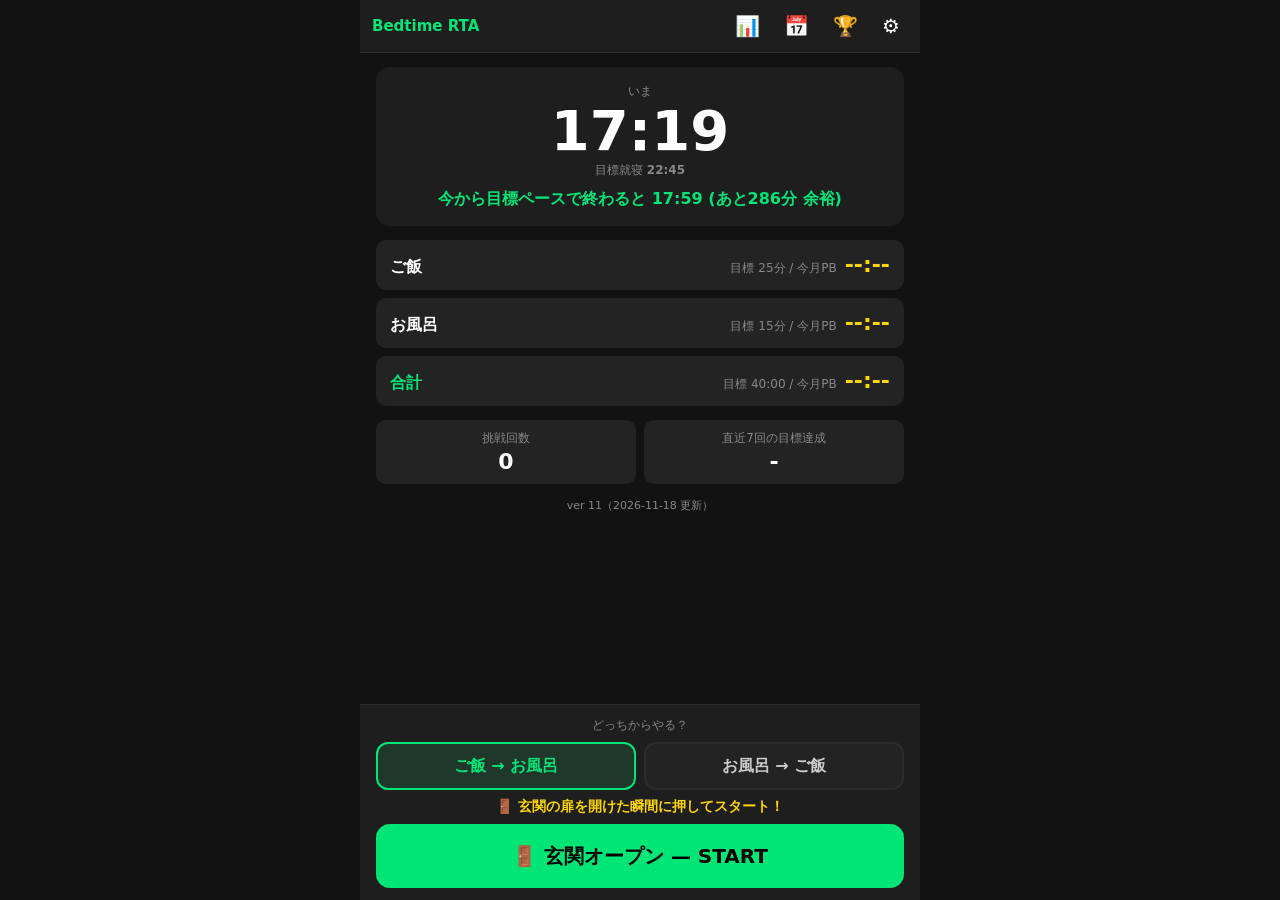
<file: index.html>
<!doctype html>
<html lang="ja">
<head>
  <meta charset="utf-8">
  <meta name="viewport" content="width=device-width, initial-scale=1, viewport-fit=cover">
  <meta name="theme-color" content="#121212">
  <meta name="apple-mobile-web-app-capable" content="yes">
  <meta name="apple-mobile-web-app-status-bar-style" content="black-translucent">
  <meta name="apple-mobile-web-app-title" content="Bedtime RTA">
  <title>Bedtime RTA</title>
  <link rel="manifest" href="manifest.webmanifest">
  <link rel="icon" href="icons/icon.svg" type="image/svg+xml">
  <link rel="apple-touch-icon" href="icons/icon-192.png">
  <link rel="stylesheet" href="style.css?v=11">
</head>
<body>
  <!-- ホーム -->
  <section id="home" class="screen">
    <header class="bar">
      <span class="bar-title">Bedtime RTA</span>
      <button class="icon-btn" data-go="analysis" aria-label="分析">📊</button>
      <button class="icon-btn" data-go="calendar" aria-label="カレンダー">📅</button>
      <button class="icon-btn" data-go="history" aria-label="歴代記録">🏆</button>
      <button class="icon-btn" data-go="settings" aria-label="設定">⚙</button>
    </header>
    <div class="content">
      <div class="clock-card">
        <div class="muted small">いま</div>
        <div id="home-now" class="now-clock">--:--</div>
        <div class="muted small">目標就寝 <b id="home-target-bed">--:--</b></div>
        <div id="home-forecast" class="forecast"></div>
      </div>

      <div id="home-pbs" class="pb-list"></div>

      <div class="stat-row">
        <div class="stat"><div class="muted small">挑戦回数</div><div id="home-attempts" class="stat-val">0</div></div>
        <div class="stat"><div class="muted small">直近7回の目標達成</div><div id="home-bed-ok" class="stat-val">-</div></div>
      </div>
      <div id="home-version" class="version"></div>
    </div>
    <footer class="foot">
      <div class="muted small center-text">どっちからやる？</div>
      <div id="order-select" class="order-select" role="radiogroup" aria-label="取り組む順番"></div>
      <div class="start-hint">🚪 玄関の扉を開けた瞬間に押してスタート！</div>
      <button id="btn-start" class="big-btn">🚪 玄関オープン — START</button>
    </footer>
  </section>

  <!-- タイマー -->
  <section id="run" class="screen" hidden>
    <header class="bar">
      <span id="run-title" class="bar-title">Bedtime RTA</span>
      <span id="run-attempt" class="muted small"></span>
    </header>
    <div class="content run-content">
      <div class="timer-block">
        <div id="run-total" class="rta-timer"><span class="main">00:00</span><span class="cs">.00</span></div>
        <div class="seg-line">
          <span id="run-seg-name" class="seg-name"></span>
          <span id="run-seg" class="seg-time">00:00</span>
          <span class="muted small">/ 目標 <span id="run-seg-target"></span></span>
        </div>
        <div class="bar-track"><div id="run-progress" class="bar-fill"></div></div>
        <div class="run-meta">
          <span>vs 今月PB <b id="run-vs-pb">--</b></span>
          <span>就寝予想 <b id="run-bed">--:--</b></span>
        </div>
      </div>
      <div id="run-splits" class="splits" data-pb-label="今月PB差"></div>
    </div>
    <footer class="foot run-foot">
      <button id="btn-pause" class="sub-btn">⏸ 一時停止</button>
      <button id="btn-split" class="big-btn">完了 →</button>
      <button id="btn-abort" class="sub-btn danger">✕ 中断</button>
    </footer>
  </section>

  <!-- ひとこと -->
  <section id="comment" class="screen" hidden>
    <header class="bar"><span class="bar-title">GOAL! 🏁</span></header>
    <div class="content">
      <div id="comment-total" class="rta-timer center"></div>
      <label class="comment-label" for="comment-input">今日のひとこと</label>
      <textarea id="comment-input" class="comment-input" maxlength="200" rows="4"
        placeholder="例: ご飯中にスマホ見てもうた / 風呂はシャワーで即終了！"></textarea>
      <div class="muted small">あとで「あの日どうだっけ？」とカレンダーから見返せます</div>
    </div>
    <footer class="foot">
      <button id="btn-comment-done" class="big-btn">リザルトを見る →</button>
    </footer>
  </section>

  <!-- リザルト -->
  <section id="result" class="screen" hidden>
    <header class="bar"><span class="bar-title">RESULT</span></header>
    <div class="content">
      <div id="result-rank" class="rank-block"></div>
      <div id="result-total" class="rta-timer center"></div>
      <div id="result-times" class="result-times"></div>
      <div id="result-badges" class="badges"></div>
      <div id="result-splits" class="splits" data-pb-label="今月PB差"></div>
      <div id="result-comment"></div>
      <div id="result-bed" class="bed-line"></div>
    </div>
    <footer class="foot">
      <button id="btn-result-home" class="big-btn">ホームへ</button>
    </footer>
  </section>

  <!-- 歴代記録 -->
  <section id="history" class="screen" hidden>
    <header class="bar">
      <button class="icon-btn" data-go="home" aria-label="戻る">←</button>
      <span class="bar-title">歴代タイムアタック</span>
    </header>
    <div class="tabs" id="history-tabs"></div>
    <div class="content" id="history-body"></div>
  </section>

  <!-- 分析 -->
  <section id="analysis" class="screen" hidden>
    <header class="bar">
      <button class="icon-btn" data-go="home" aria-label="戻る">←</button>
      <span class="bar-title">分析</span>
    </header>
    <div class="tabs" id="analysis-filter" role="group" aria-label="集計する期間"></div>
    <div class="content" id="analysis-body"></div>
  </section>

  <!-- カレンダー -->
  <section id="calendar" class="screen" hidden>
    <header class="bar">
      <button class="icon-btn" data-go="home" aria-label="戻る">←</button>
      <span class="bar-title">カレンダー</span>
    </header>
    <div class="content">
      <div class="cal-nav">
        <button id="cal-prev" class="icon-btn" aria-label="前の月">‹</button>
        <span id="cal-title" class="cal-title"></span>
        <button id="cal-next" class="icon-btn" aria-label="次の月">›</button>
      </div>
      <div id="cal-pb" class="cal-pb"></div>
      <div id="cal-grid" class="cal-grid"></div>
      <div class="muted small cal-legend">文字はランク、下の時刻は就寝(緑=目標達成)、👑はその月のPBの日。日付をタップするとその日のリザルトとひとことが見られます。</div>
      <div id="cal-day" class="cal-day"></div>
    </div>
  </section>

  <!-- 設定 -->
  <section id="settings" class="screen" hidden>
    <header class="bar">
      <button class="icon-btn" data-go="home" aria-label="戻る">←</button>
      <span class="bar-title">設定</span>
    </header>
    <div class="content">
      <form id="settings-form" class="form">
        <label>目標就寝時刻<input type="time" name="targetBed" required></label>
        <fieldset>
          <legend>タスク1</legend>
          <label>名前<input type="text" name="name0" maxlength="12" required></label>
          <label>目標(分)<input type="number" name="target0" min="1" max="180" required></label>
        </fieldset>
        <fieldset>
          <legend>タスク2</legend>
          <label>名前<input type="text" name="name1" maxlength="12" required></label>
          <label>目標(分)<input type="number" name="target1" min="1" max="180" required></label>
        </fieldset>
        <label class="check"><input type="checkbox" name="sound"> 目標時間を超えたら音とバイブで知らせる</label>
        <button type="submit" class="big-btn">保存</button>
      </form>
      <div class="form">
        <h3>バックアップ</h3>
        <p class="muted small">記録はこの端末のブラウザ内に保存されます。機種変更やデータ削除に備えて書き出しておけます。</p>
        <button id="btn-export" class="sub-btn wide">記録を書き出す (JSON)</button>
        <label class="sub-btn wide file-btn">記録を読み込む<input id="input-import" type="file" accept="application/json,.json" hidden></label>
        <button id="btn-clear" class="sub-btn wide danger">全記録を削除</button>
      </div>
      <div class="form">
        <h3>バージョン</h3>
        <div id="settings-version" class="version left"></div>
        <div id="settings-cache" class="muted small"></div>
      </div>
    </div>
  </section>

  <!-- 記録詳細 -->
  <dialog id="detail">
    <div id="detail-body"></div>
    <label class="comment-label" for="detail-bed">🌙 就寝時刻</label>
    <input id="detail-bed" class="comment-input" type="time" required>
    <div class="muted small">押し忘れなどで実際に寝た時刻と違うときは直せます(分析・カレンダーに反映)</div>
    <label class="comment-label" for="detail-comment">ひとこと</label>
    <textarea id="detail-comment" class="comment-input" maxlength="200" rows="3" placeholder="(なし)"></textarea>
    <div class="dialog-actions">
      <button id="btn-detail-save" class="sub-btn">保存</button>
      <button id="btn-detail-delete" class="sub-btn danger">削除</button>
      <button id="btn-detail-close" class="sub-btn">閉じる</button>
    </div>
  </dialog>

  <script src="app.js?v=11"></script>
  <script src="analysis.js?v=11"></script>
</body>
</html>
</file>
<file: style.css>
/* task_ver4 (AppColors) のパレットを再現 */
:root {
  --bg: #121212;
  --card: #1e1e1e;
  --item: #232323;
  --button: #2c2c2c;
  --accent: #00e676;
  --accent-bright: #69f0ae;
  --cyan: #00e5ff;
  --yellow: #ffd600;
  --gold: #ffb300;
  --orange: #ff6d00;
  --red: #ff5252;
  --text: #ffffff;
  --text2: #cccccc;
  --muted: #888888;
  --current-row: #33331a;
}

* { box-sizing: border-box; }
html, body { height: 100%; margin: 0; }
body {
  background: var(--bg);
  color: var(--text);
  font-family: system-ui, -apple-system, "Hiragino Sans", "Noto Sans JP", sans-serif;
  -webkit-tap-highlight-color: transparent;
  overscroll-behavior: none;
}
button, input { font: inherit; color: inherit; }
.num, .rta-timer, .seg-time, .now-clock, .stat-val, .splits, .board { font-variant-numeric: tabular-nums; }

.screen {
  display: flex;
  flex-direction: column;
  height: 100dvh;
  max-width: 560px;
  margin: 0 auto;
  padding-top: env(safe-area-inset-top);
}
.screen[hidden] { display: none; }

.bar {
  display: flex;
  align-items: center;
  gap: 8px;
  padding: 10px 12px;
  background: var(--card);
  border-bottom: 1px solid var(--button);
}
.bar-title { flex: 1; color: var(--accent); font-weight: bold; font-size: 15px; }
.icon-btn {
  background: none; border: 0; font-size: 20px; padding: 4px 8px; cursor: pointer;
}
.content { flex: 1; overflow-y: auto; padding: 14px 16px; }
.foot {
  display: flex; flex-direction: column; gap: 8px;
  padding: 12px 16px calc(12px + env(safe-area-inset-bottom));
  background: var(--card);
  border-top: 1px solid var(--button);
}
.muted { color: var(--muted); }
.small { font-size: 12px; }

.big-btn {
  width: 100%;
  min-height: 64px;
  border: 0; border-radius: 14px;
  background: var(--accent); color: #000;
  font-size: 20px; font-weight: bold;
  cursor: pointer;
}
.big-btn:active { background: var(--accent-bright); }
.sub-btn {
  min-height: 44px; padding: 0 14px;
  border: 0; border-radius: 10px;
  background: var(--button); color: var(--text2);
  font-weight: bold; cursor: pointer;
}
.sub-btn.wide { width: 100%; display: flex; align-items: center; justify-content: center; }
.sub-btn.danger { color: var(--red); }

/* ホーム */
.clock-card {
  background: var(--card); border-radius: 14px; padding: 16px; text-align: center;
}
.now-clock { font-size: 56px; font-weight: bold; line-height: 1.1; }
.forecast { margin-top: 10px; font-weight: bold; }
.forecast.ok { color: var(--accent); }
.forecast.ng { color: var(--red); }
.pb-list { margin-top: 14px; display: grid; gap: 8px; }
.pb-item {
  display: flex; align-items: baseline; gap: 8px;
  background: var(--item); border-radius: 10px; padding: 12px 14px;
}
.pb-item .name { flex: 1; font-weight: bold; }
.pb-item .pb { color: var(--yellow); font-size: 22px; font-weight: bold; font-variant-numeric: tabular-nums; }
.pb-item.total .name { color: var(--accent); }
.stat-row { display: flex; gap: 8px; margin-top: 14px; }
.stat { flex: 1; background: var(--item); border-radius: 10px; padding: 10px; text-align: center; }
.stat-val { font-size: 22px; font-weight: bold; margin-top: 2px; }

/* タイマー */
.run-content { display: flex; flex-direction: column; }
.timer-block { text-align: center; padding: 6px 0 14px; }
.rta-timer { font-weight: bold; color: var(--accent); line-height: 1; }
.rta-timer .main { font-size: 64px; }
.rta-timer .cs { font-size: 28px; }
.rta-timer.behind { color: var(--red); }
.rta-timer.center { text-align: center; margin: 10px 0; }
.seg-line { margin-top: 10px; display: flex; justify-content: center; align-items: baseline; gap: 8px; }
.seg-name { font-weight: bold; }
.seg-time { font-size: 28px; font-weight: bold; color: var(--yellow); }
.seg-time.over { color: var(--red); }
.bar-track { margin: 10px auto 0; height: 8px; background: var(--button); border-radius: 4px; overflow: hidden; }
.bar-fill { height: 100%; width: 0; background: var(--accent); }
.bar-fill.over { background: var(--red); }
.run-meta { margin-top: 10px; display: flex; justify-content: space-around; font-size: 14px; color: var(--text2); }
.run-meta b { font-size: 16px; }
.run-meta .ahead { color: var(--accent); }
.run-meta .behind { color: var(--red); }
.run-foot { flex-direction: row; align-items: stretch; }
.run-foot .big-btn { flex: 2; }
.run-foot .sub-btn { flex: 1; font-size: 13px; }
.paused .rta-timer, .paused .seg-time { opacity: .45; }

/* スプリット表 */
.splits { background: var(--card); border-radius: 10px; overflow: hidden; }
.split-head, .split-row {
  display: grid; grid-template-columns: 1fr 80px 80px; gap: 6px;
  padding: 10px 12px; align-items: baseline;
  border-bottom: .5px solid var(--button);
}
.split-head { color: var(--muted); font-size: 11px; font-weight: bold; }
.split-row:last-child { border-bottom: 0; }
.split-row .r { text-align: right; }
.split-row .name { font-weight: bold; }
.split-row.current { background: var(--current-row); box-shadow: inset 3px 0 0 var(--yellow); }
.split-row.current .time { color: var(--yellow); }
.split-row.future { color: var(--muted); }
.split-row.total { border-top: 1px solid var(--button); }
.split-row.total .name { color: var(--accent); }
.d-ahead { color: var(--accent); }
.d-behind { color: var(--red); }
.d-gold { color: var(--gold); }

/* リザルト */
.rank-block { text-align: center; margin-top: 6px; }
.rank-letter { font-size: 88px; font-weight: 900; line-height: 1; }
.rank-title { font-weight: bold; letter-spacing: .08em; }
.badges { display: flex; flex-wrap: wrap; justify-content: center; gap: 6px; margin-bottom: 14px; }
.badge {
  padding: 4px 10px; border-radius: 999px; font-size: 12px; font-weight: bold;
  background: color-mix(in srgb, var(--gold) 18%, transparent); color: var(--gold);
}
.badge.cyan { background: color-mix(in srgb, var(--cyan) 15%, transparent); color: var(--cyan); }
.bed-line { text-align: center; margin-top: 14px; font-weight: bold; }

/* 歴代記録 */
.tabs { display: flex; gap: 6px; padding: 10px 16px 0; overflow-x: auto; }
.tab {
  flex: 1; min-height: 38px; border: 0; border-radius: 999px;
  background: var(--button); color: var(--text2); font-weight: bold; white-space: nowrap; padding: 0 12px;
  cursor: pointer;
}
.tab[aria-selected="true"] { background: var(--accent); color: #000; }
.board { display: grid; gap: 6px; }
.board-row {
  display: grid; grid-template-columns: 36px 1fr auto; gap: 8px; align-items: center;
  background: var(--item); border-radius: 10px; padding: 10px 12px;
  border: 0; text-align: left; width: 100%; cursor: pointer;
}
.board-row .place { font-weight: 900; color: var(--muted); text-align: center; }
.board-row.p1 .place { color: var(--gold); }
.board-row.p2 .place { color: #c0c0c0; }
.board-row.p3 .place { color: #cd7f32; }
.board-row .time { font-size: 20px; font-weight: bold; }
.board-row .sub { color: var(--muted); font-size: 12px; }
.empty { text-align: center; color: var(--muted); padding: 40px 0; }
.chart { background: var(--card); border-radius: 10px; padding: 10px; margin-bottom: 12px; }
.chart svg { display: block; width: 100%; height: auto; }
.sort-row { display: flex; gap: 6px; margin-bottom: 10px; flex-wrap: wrap; }
.sort-row .tab { flex: 0 0 auto; min-height: 30px; font-size: 12px; }

/* 設定 */
.form { display: grid; gap: 12px; margin-bottom: 24px; }
.form h3 { margin: 8px 0 0; font-size: 15px; color: var(--accent); }
.form p { margin: 0; }
.form label { display: grid; gap: 4px; color: var(--text2); font-size: 13px; }
.form label.check { display: flex; align-items: center; gap: 8px; }
.form input[type=text], .form input[type=number], .form input[type=time] {
  background: var(--item); border: 1px solid var(--button); border-radius: 8px;
  padding: 10px; font-size: 16px;
}
.form fieldset { border: 1px solid var(--button); border-radius: 10px; display: grid; gap: 8px; }
.form legend { color: var(--muted); font-size: 12px; padding: 0 4px; }
.file-btn { cursor: pointer; }

dialog {
  background: var(--card); color: var(--text); border: 1px solid var(--button);
  border-radius: 14px; width: min(92vw, 480px); padding: 16px;
}
dialog::backdrop { background: rgba(0, 0, 0, .7); }
.dialog-actions { display: flex; justify-content: flex-end; gap: 8px; margin-top: 14px; }
.detail-title { font-weight: bold; margin-bottom: 8px; }

/* 順番の選択とスタート案内 */
.center-text { text-align: center; }
.order-select { display: flex; gap: 8px; }
.order-btn {
  flex: 1; min-height: 48px; border-radius: 12px;
  border: 2px solid var(--button); background: var(--item); color: var(--text2);
  font-weight: bold; cursor: pointer;
}
.order-btn[aria-checked="true"] { border-color: var(--accent); color: var(--accent); background: color-mix(in srgb, var(--accent) 10%, var(--item)); }
.start-hint { text-align: center; color: var(--yellow); font-weight: bold; font-size: 14px; }

/* ひとこと */
.comment-label { display: block; margin: 16px 0 6px; color: var(--text2); font-size: 13px; font-weight: bold; }
.comment-input {
  width: 100%; resize: vertical;
  background: var(--item); border: 1px solid var(--button); border-radius: 10px;
  padding: 10px; font-size: 16px; color: var(--text); font-family: inherit;
}
.comment-box {
  margin-top: 14px; padding: 12px 14px; border-radius: 10px;
  background: var(--item); border-left: 3px solid var(--cyan);
  white-space: pre-wrap; word-break: break-word;
}

/* カレンダー */
.cal-nav { display: flex; align-items: center; justify-content: space-between; margin-bottom: 8px; }
.cal-nav .icon-btn { font-size: 28px; padding: 0 14px; }
.cal-title { font-weight: bold; font-size: 17px; }
.cal-grid { display: grid; grid-template-columns: repeat(7, 1fr); gap: 4px; }
.cal-dow { text-align: center; font-size: 11px; color: var(--muted); padding: 2px 0; }
.cal-dow.sun { color: var(--red); }
.cal-dow.sat { color: var(--cyan); }
.cal-cell {
  min-height: 58px; border-radius: 8px; border: 1px solid transparent;
  background: var(--card); color: var(--text2);
  display: flex; flex-direction: column; align-items: center; justify-content: flex-start;
  padding: 3px 0; gap: 1px; cursor: pointer; font-variant-numeric: tabular-nums;
}
.cal-cell.blank { background: none; cursor: default; }
.cal-cell.today { border-color: var(--muted); }
.cal-cell.selected { border-color: var(--accent); }
.cal-cell .d { font-size: 11px; }
.cal-cell .rk { font-size: 18px; font-weight: 900; line-height: 1.1; }
.cal-cell .bt { font-size: 9px; }
.cal-legend { margin: 8px 0 14px; }
.cal-day h3 { margin: 0 0 8px; font-size: 15px; }
.cal-day .board { margin-bottom: 8px; }

/* 期間別PB(カレンダー) */
.cal-pb { background: var(--card); border-radius: 10px; padding: 4px 0; margin-bottom: 12px; }
.pb-row { display: grid; grid-template-columns: 64px 1fr 1fr; gap: 6px; align-items: center; padding: 6px 10px; }
.pb-row.head { color: var(--muted); font-size: 11px; font-weight: bold; text-align: center; padding-bottom: 2px; }
.pb-row + .pb-row { border-top: .5px solid var(--button); }
.pb-row.head + .pb-row { border-top: 0; }
.pb-name { font-weight: bold; font-size: 13px; }
.pb-row.total .pb-name { color: var(--accent); }
.pb-cell {
  display: flex; flex-direction: column; align-items: center; gap: 1px;
  background: var(--item); border: 0; border-radius: 8px; padding: 6px 0; cursor: pointer;
  font-variant-numeric: tabular-nums;
}
.pb-cell b { color: var(--yellow); font-size: 17px; }
.pb-cell span { color: var(--muted); font-size: 10px; }
.pb-cell.empty-cell { color: var(--muted); cursor: default; }
.cal-cell { position: relative; }
.cal-cell .crown { position: absolute; top: 1px; right: 2px; font-size: 10px; }

.result-times { text-align: center; color: var(--text2); font-weight: bold; margin: -2px 0 12px; font-variant-numeric: tabular-nums; }

/* ===== 分析 ===== */
#analysis-filter .tab { flex: 1; }
.kpi-grid { display: grid; grid-template-columns: 1fr 1fr; gap: 8px; margin-bottom: 14px; }
.kpi { background: var(--card); border-radius: 12px; padding: 12px; }
.kpi-label { color: var(--muted); font-size: 12px; font-weight: bold; }
.kpi-value { font-size: 26px; font-weight: bold; margin-top: 2px; }
.kpi-sub { color: var(--text2); font-size: 12px; margin-top: 2px; }
.kpi-delta { color: var(--muted); font-size: 11px; margin-top: 6px; }
.kpi-delta .up-good { color: var(--accent); font-weight: bold; }
.kpi-delta .up-bad { color: var(--red); font-weight: bold; }

.viz-card { background: var(--card); border-radius: 12px; padding: 12px; margin-bottom: 12px; }
.viz-head { display: flex; align-items: center; gap: 8px; }
.viz-head h3 { flex: 1; margin: 0; font-size: 15px; }
.viz-table-btn {
  border: 1px solid var(--button); background: none; color: var(--text2);
  border-radius: 999px; padding: 4px 10px; font-size: 11px; font-weight: bold; cursor: pointer;
}
.viz-sub { margin: 6px 0 0; color: var(--muted); font-size: 12px; line-height: 1.5; }
.viz-legend { display: flex; flex-wrap: wrap; gap: 4px 14px; margin-top: 8px; font-size: 12px; color: var(--text2); }
.viz-legend-item { display: inline-flex; align-items: center; gap: 6px; }
.viz-key { display: inline-block; }
.viz-key.bar { width: 12px; height: 12px; border-radius: 3px; }
.viz-key.line { width: 14px; height: 2px; border-radius: 1px; }
.viz-key.dot { width: 8px; height: 8px; border-radius: 50%; }
.viz-plot { margin-top: 10px; }
.viz-svg { display: block; width: 100%; height: auto; touch-action: pan-y; -webkit-user-select: none; user-select: none; }
.viz-axis { fill: var(--muted); font-size: 11px; font-variant-numeric: tabular-nums; }
.viz-label { fill: var(--text2); font-size: 12px; font-weight: bold; }
.viz-value { fill: var(--text); font-size: 12px; font-weight: bold; font-variant-numeric: tabular-nums; }
.viz-mark { font-size: 13px; font-weight: bold; }
.viz-headline { margin-top: 10px; font-weight: bold; font-size: 15px; line-height: 1.5; }
.viz-sum { margin-top: 4px; color: var(--muted); font-size: 11px; line-height: 1.5; }
.viz-note, .viz-empty { color: var(--muted); font-size: 12px; text-align: center; padding: 6px 0; }
.viz-empty { padding: 24px 0; }
.viz-table { margin-top: 10px; overflow-x: auto; }
.viz-table-el { width: 100%; border-collapse: collapse; font-size: 12px; font-variant-numeric: tabular-nums; }
.viz-table-el th { color: var(--muted); text-align: left; font-weight: bold; padding: 4px 6px; border-bottom: 1px solid var(--button); white-space: nowrap; }
.viz-table-el td { padding: 6px; border-bottom: .5px solid var(--button); white-space: nowrap; }

.viz-tip {
  position: fixed; z-index: 50; pointer-events: none; max-width: 260px;
  background: #0b0b0b; border: 1px solid var(--button); border-radius: 10px;
  padding: 8px 10px; box-shadow: 0 6px 20px rgba(0, 0, 0, .5); font-size: 12px;
}
.viz-tip[hidden] { display: none; }
.viz-tip-title { color: var(--muted); font-weight: bold; margin-bottom: 4px; }
.viz-tip-row { display: flex; align-items: center; gap: 6px; line-height: 1.7; }
.viz-tip-row b { font-size: 14px; font-variant-numeric: tabular-nums; }
.viz-tip-row span:last-child { color: var(--text2); }
.viz-tip-key { width: 12px; height: 2px; border-radius: 1px; flex: none; }
.chart .viz-plot { margin-top: 6px; }
.viz-key.dash { width: 14px; height: 0; border-top: 2px dashed; background: none !important; }

.version { text-align: center; color: var(--muted); font-size: 11px; margin-top: 14px; font-variant-numeric: tabular-nums; }
.version.left { text-align: left; margin-top: 0; font-size: 14px; color: var(--text2); }
.version.mixed { color: var(--red); font-weight: bold; font-size: 13px; }
</file>
